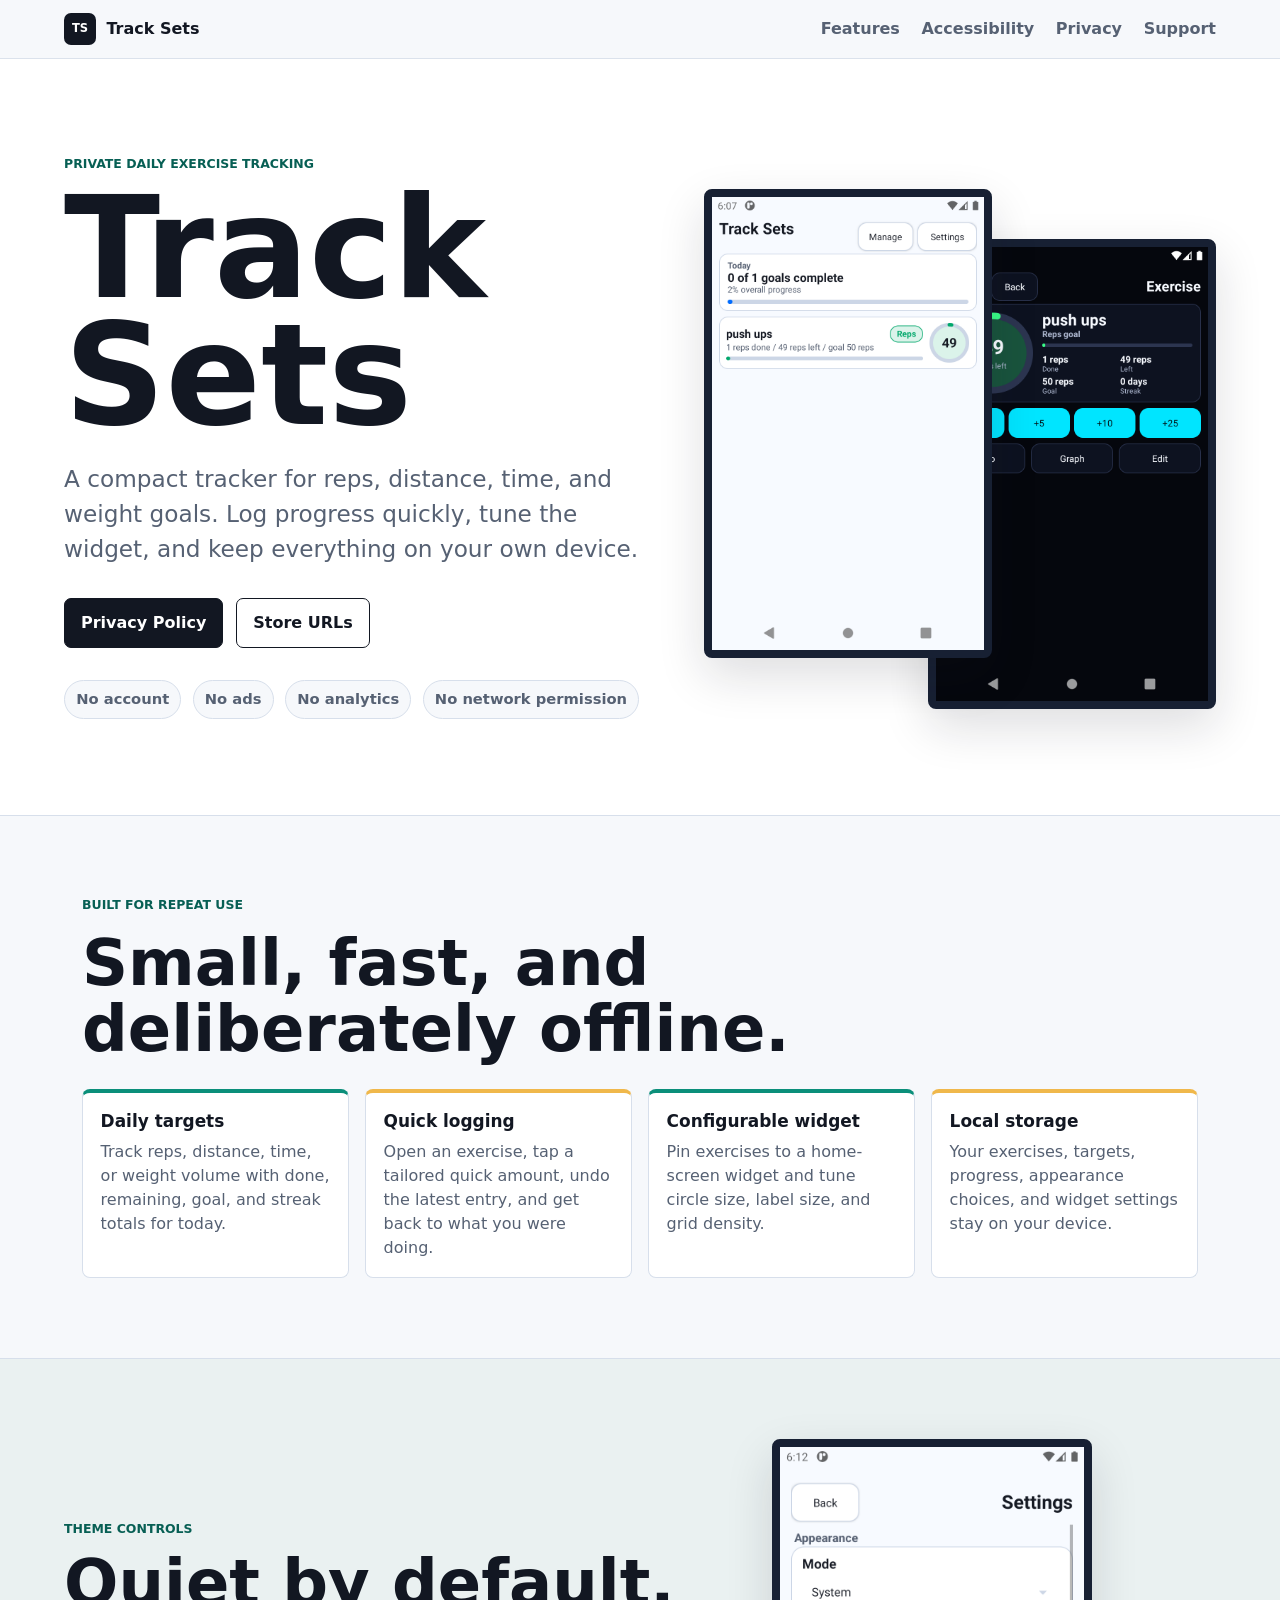
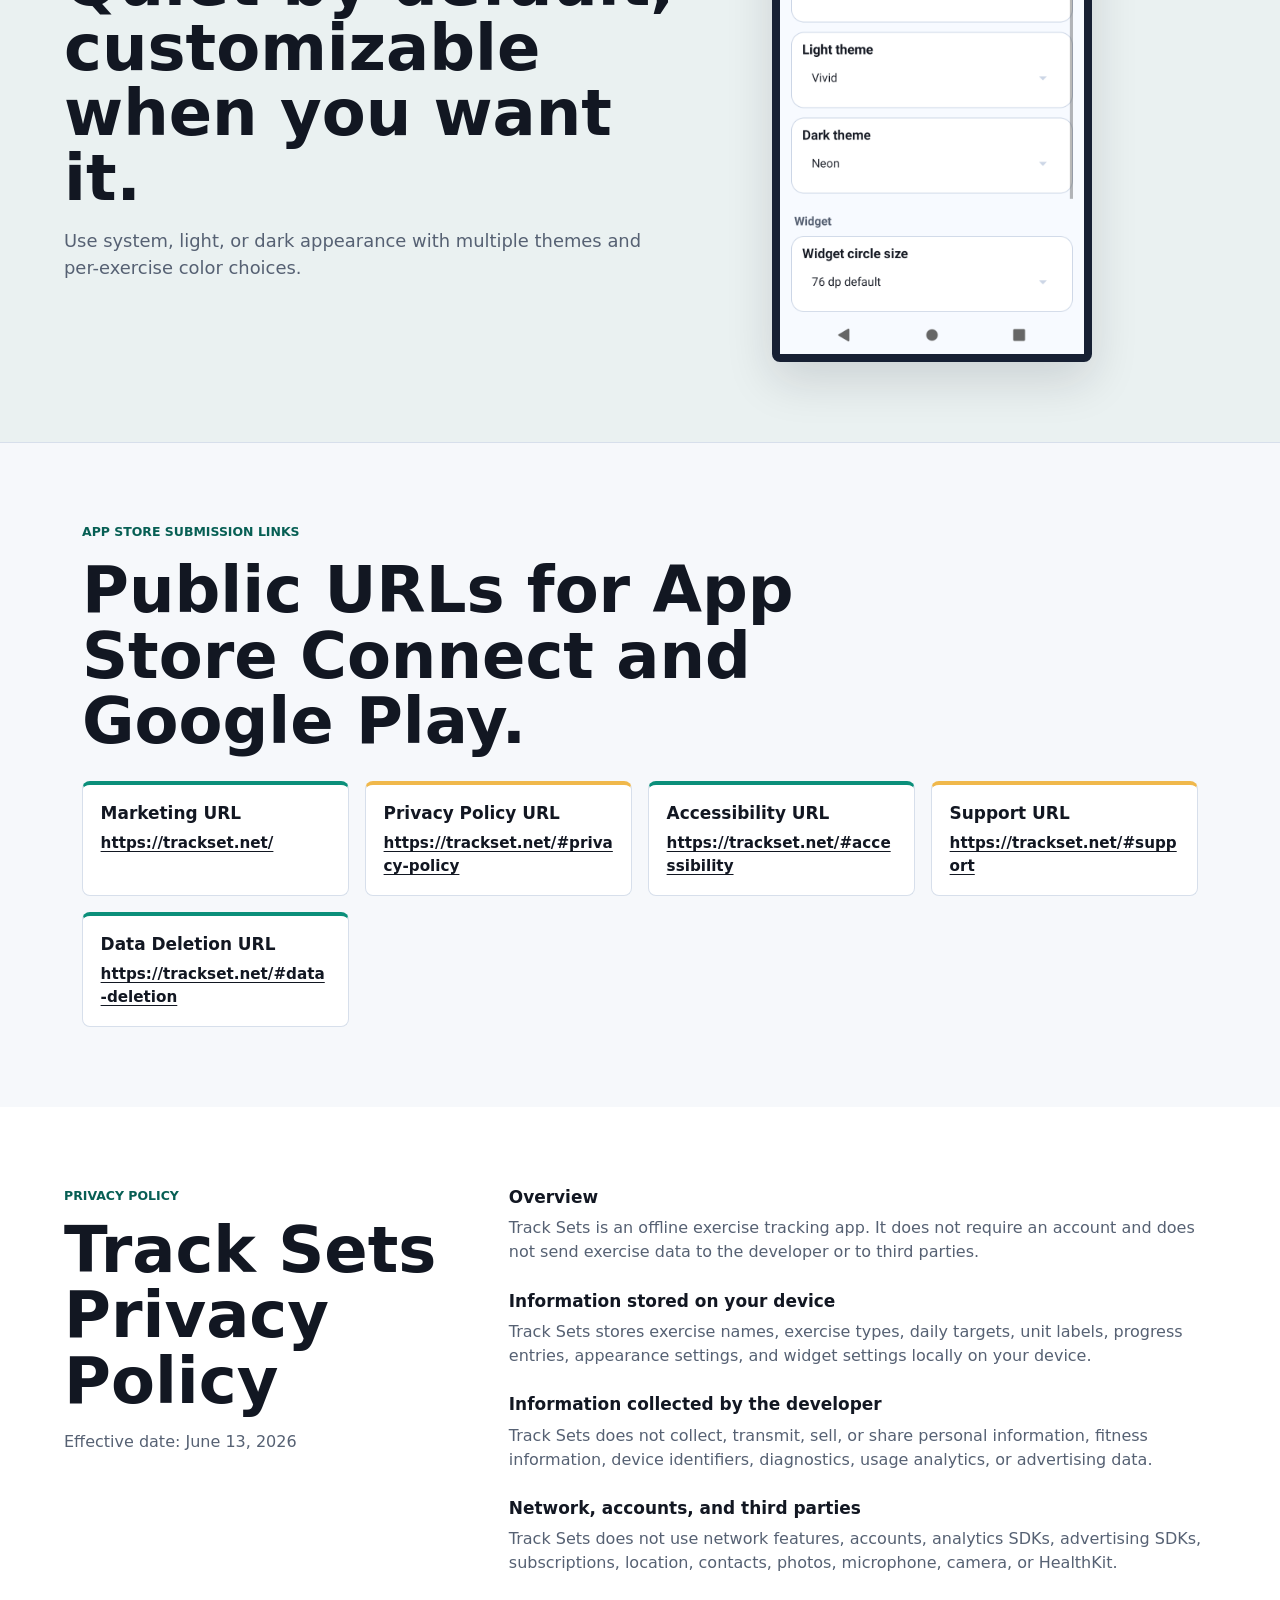
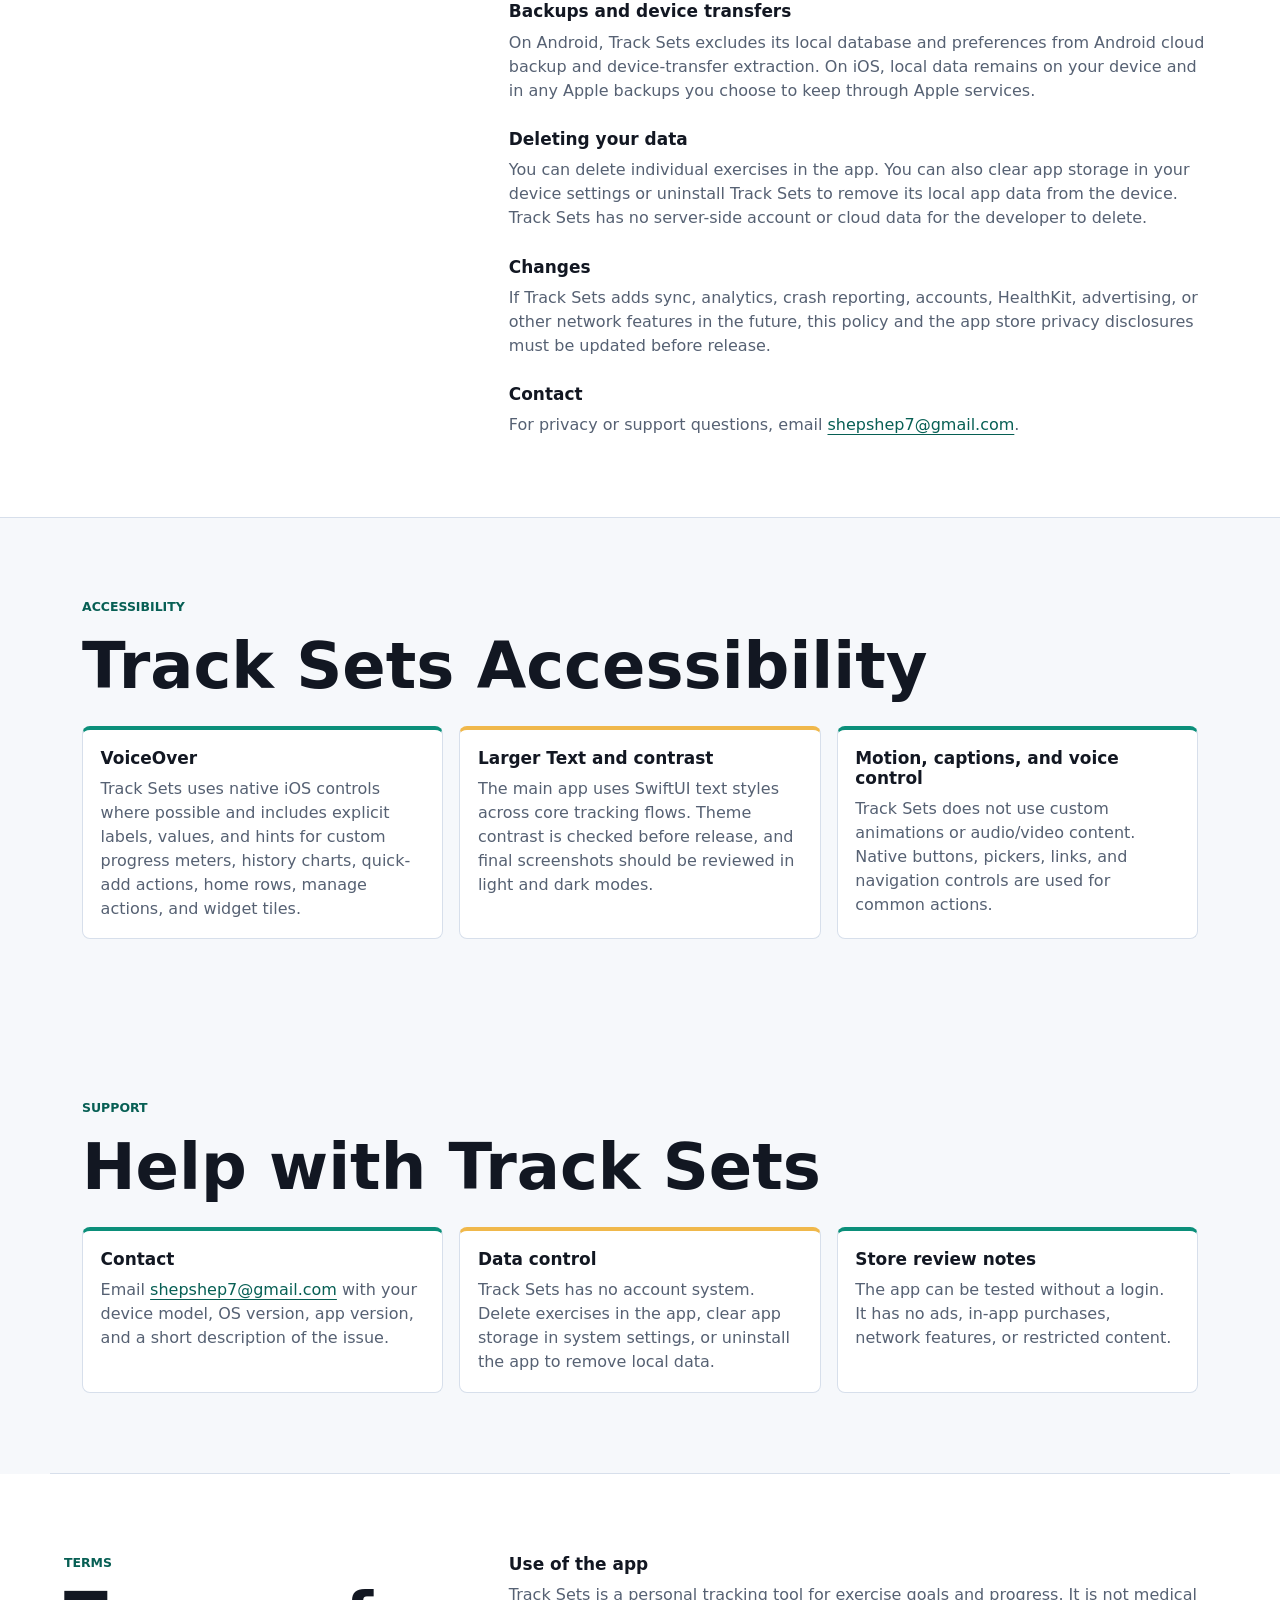
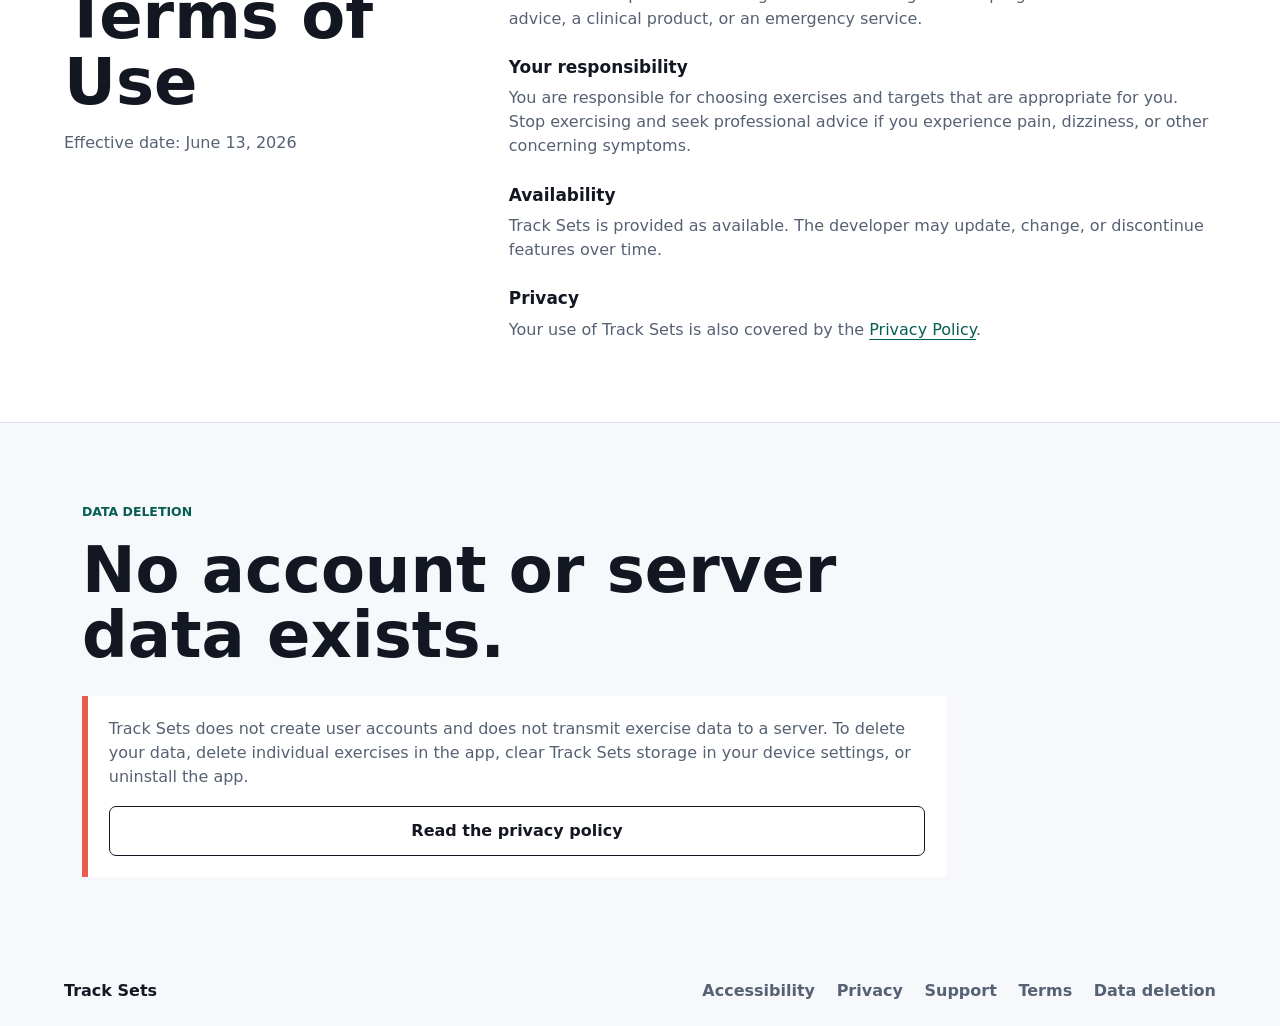
<file: index.html>
<!doctype html>
<html lang="en">
<head>
  <meta charset="utf-8">
  <meta name="viewport" content="width=device-width, initial-scale=1">
  <title>Track Sets - Offline Exercise Tracking</title>
  <meta name="description" content="Track Sets is a focused daily exercise tracker with local-only storage, no accounts, no ads, and no analytics.">
  <link rel="canonical" href="https://trackset.net/">
  <meta property="og:title" content="Track Sets">
  <meta property="og:description" content="Focused daily exercise tracking that stays on your device.">
  <meta property="og:type" content="website">
  <meta property="og:url" content="https://trackset.net/">
  <meta property="og:image" content="https://trackset.net/assets/tracksets-main.png">
  <meta name="theme-color" content="#f6f8fb">
  <link rel="icon" href="/assets/favicon.svg" type="image/svg+xml">
  <link rel="stylesheet" href="/assets/styles.css">
</head>
<body>
  <a class="skip-link" href="#main">Skip to content</a>

  <header class="site-header" aria-label="Primary">
    <a class="brand" href="/" aria-label="Track Sets home">
      <span class="brand-mark" aria-hidden="true">TS</span>
      <span>Track Sets</span>
    </a>
    <nav class="nav-links" aria-label="Site">
      <a href="#features">Features</a>
      <a href="#accessibility">Accessibility</a>
      <a href="#privacy-policy">Privacy</a>
      <a href="#support">Support</a>
    </nav>
  </header>

  <main id="main">
    <section class="hero section-band">
      <div class="hero-copy">
        <p class="eyebrow">Private daily exercise tracking</p>
        <h1>Track Sets</h1>
        <p class="hero-lede">A compact tracker for reps, distance, time, and weight goals. Log progress quickly, tune the widget, and keep everything on your own device.</p>
        <div class="hero-actions" aria-label="Primary actions">
          <a class="button primary" href="#privacy-policy">Privacy Policy</a>
          <a class="button secondary" href="#store-links">Store URLs</a>
        </div>
        <ul class="trust-list" aria-label="Privacy summary">
          <li>No account</li>
          <li>No ads</li>
          <li>No analytics</li>
          <li>No network permission</li>
        </ul>
      </div>
      <div class="phone-stage" aria-label="Track Sets app screenshots">
        <img class="phone-shot shot-main" src="/assets/tracksets-main.png" alt="Track Sets main screen showing today's progress and a push ups goal.">
        <img class="phone-shot shot-detail" src="/assets/tracksets-detail.png" alt="Track Sets exercise detail screen with quick add buttons.">
      </div>
    </section>

    <section id="features" class="section-wrap">
      <div class="section-heading">
        <p class="eyebrow">Built for repeat use</p>
        <h2>Small, fast, and deliberately offline.</h2>
      </div>
      <div class="feature-grid">
        <article class="feature-card">
          <h3>Daily targets</h3>
          <p>Track reps, distance, time, or weight volume with done, remaining, goal, and streak totals for today.</p>
        </article>
        <article class="feature-card">
          <h3>Quick logging</h3>
          <p>Open an exercise, tap a tailored quick amount, undo the latest entry, and get back to what you were doing.</p>
        </article>
        <article class="feature-card">
          <h3>Configurable widget</h3>
          <p>Pin exercises to a home-screen widget and tune circle size, label size, and grid density.</p>
        </article>
        <article class="feature-card">
          <h3>Local storage</h3>
          <p>Your exercises, targets, progress, appearance choices, and widget settings stay on your device.</p>
        </article>
      </div>
    </section>

    <section class="screenshot-band">
      <div class="screenshot-copy">
        <p class="eyebrow">Theme controls</p>
        <h2>Quiet by default, customizable when you want it.</h2>
        <p>Use system, light, or dark appearance with multiple themes and per-exercise color choices.</p>
      </div>
      <img class="settings-shot" src="/assets/tracksets-settings.png" alt="Track Sets settings screen with appearance and widget controls.">
    </section>

    <section id="store-links" class="section-wrap">
      <div class="section-heading">
        <p class="eyebrow">App store submission links</p>
        <h2>Public URLs for App Store Connect and Google Play.</h2>
      </div>
      <div class="url-grid">
        <article class="url-card">
          <h3>Marketing URL</h3>
          <a href="https://trackset.net/">https://trackset.net/</a>
        </article>
        <article class="url-card">
          <h3>Privacy Policy URL</h3>
          <a href="https://trackset.net/#privacy-policy">https://trackset.net/#privacy-policy</a>
        </article>
        <article class="url-card">
          <h3>Accessibility URL</h3>
          <a href="https://trackset.net/#accessibility">https://trackset.net/#accessibility</a>
        </article>
        <article class="url-card">
          <h3>Support URL</h3>
          <a href="https://trackset.net/#support">https://trackset.net/#support</a>
        </article>
        <article class="url-card">
          <h3>Data Deletion URL</h3>
          <a href="https://trackset.net/#data-deletion">https://trackset.net/#data-deletion</a>
        </article>
      </div>
    </section>

    <section id="privacy-policy" class="legal-section section-band">
      <div class="legal-heading">
        <p class="eyebrow">Privacy Policy</p>
        <h2>Track Sets Privacy Policy</h2>
        <p>Effective date: June 13, 2026</p>
      </div>
      <div class="legal-copy">
        <h3>Overview</h3>
        <p>Track Sets is an offline exercise tracking app. It does not require an account and does not send exercise data to the developer or to third parties.</p>

        <h3>Information stored on your device</h3>
        <p>Track Sets stores exercise names, exercise types, daily targets, unit labels, progress entries, appearance settings, and widget settings locally on your device.</p>

        <h3>Information collected by the developer</h3>
        <p>Track Sets does not collect, transmit, sell, or share personal information, fitness information, device identifiers, diagnostics, usage analytics, or advertising data.</p>

        <h3>Network, accounts, and third parties</h3>
        <p>Track Sets does not use network features, accounts, analytics SDKs, advertising SDKs, subscriptions, location, contacts, photos, microphone, camera, or HealthKit.</p>

        <h3>Backups and device transfers</h3>
        <p>On Android, Track Sets excludes its local database and preferences from Android cloud backup and device-transfer extraction. On iOS, local data remains on your device and in any Apple backups you choose to keep through Apple services.</p>

        <h3>Deleting your data</h3>
        <p>You can delete individual exercises in the app. You can also clear app storage in your device settings or uninstall Track Sets to remove its local app data from the device. Track Sets has no server-side account or cloud data for the developer to delete.</p>

        <h3>Changes</h3>
        <p>If Track Sets adds sync, analytics, crash reporting, accounts, HealthKit, advertising, or other network features in the future, this policy and the app store privacy disclosures must be updated before release.</p>

        <h3>Contact</h3>
        <p>For privacy or support questions, email <a href="mailto:shepshep7@gmail.com">shepshep7@gmail.com</a>.</p>
      </div>
    </section>

    <section id="accessibility" class="section-wrap">
      <div class="section-heading">
        <p class="eyebrow">Accessibility</p>
        <h2>Track Sets Accessibility</h2>
      </div>
      <div class="support-grid">
        <article class="feature-card">
          <h3>VoiceOver</h3>
          <p>Track Sets uses native iOS controls where possible and includes explicit labels, values, and hints for custom progress meters, history charts, quick-add actions, home rows, manage actions, and widget tiles.</p>
        </article>
        <article class="feature-card">
          <h3>Larger Text and contrast</h3>
          <p>The main app uses SwiftUI text styles across core tracking flows. Theme contrast is checked before release, and final screenshots should be reviewed in light and dark modes.</p>
        </article>
        <article class="feature-card">
          <h3>Motion, captions, and voice control</h3>
          <p>Track Sets does not use custom animations or audio/video content. Native buttons, pickers, links, and navigation controls are used for common actions.</p>
        </article>
      </div>
    </section>

    <section id="support" class="section-wrap support-section">
      <div class="section-heading">
        <p class="eyebrow">Support</p>
        <h2>Help with Track Sets</h2>
      </div>
      <div class="support-grid">
        <article class="feature-card">
          <h3>Contact</h3>
          <p>Email <a href="mailto:shepshep7@gmail.com">shepshep7@gmail.com</a> with your device model, OS version, app version, and a short description of the issue.</p>
        </article>
        <article class="feature-card">
          <h3>Data control</h3>
          <p>Track Sets has no account system. Delete exercises in the app, clear app storage in system settings, or uninstall the app to remove local data.</p>
        </article>
        <article class="feature-card">
          <h3>Store review notes</h3>
          <p>The app can be tested without a login. It has no ads, in-app purchases, network features, or restricted content.</p>
        </article>
      </div>
    </section>

    <section id="terms" class="legal-section section-band">
      <div class="legal-heading">
        <p class="eyebrow">Terms</p>
        <h2>Terms of Use</h2>
        <p>Effective date: June 13, 2026</p>
      </div>
      <div class="legal-copy">
        <h3>Use of the app</h3>
        <p>Track Sets is a personal tracking tool for exercise goals and progress. It is not medical advice, a clinical product, or an emergency service.</p>

        <h3>Your responsibility</h3>
        <p>You are responsible for choosing exercises and targets that are appropriate for you. Stop exercising and seek professional advice if you experience pain, dizziness, or other concerning symptoms.</p>

        <h3>Availability</h3>
        <p>Track Sets is provided as available. The developer may update, change, or discontinue features over time.</p>

        <h3>Privacy</h3>
        <p>Your use of Track Sets is also covered by the <a href="#privacy-policy">Privacy Policy</a>.</p>
      </div>
    </section>

    <section id="data-deletion" class="section-wrap">
      <div class="section-heading">
        <p class="eyebrow">Data deletion</p>
        <h2>No account or server data exists.</h2>
      </div>
      <div class="deletion-panel">
        <p>Track Sets does not create user accounts and does not transmit exercise data to a server. To delete your data, delete individual exercises in the app, clear Track Sets storage in your device settings, or uninstall the app.</p>
        <a class="button secondary" href="#privacy-policy">Read the privacy policy</a>
      </div>
    </section>
  </main>

  <footer class="site-footer">
    <p>Track Sets</p>
    <nav aria-label="Footer">
      <a href="#accessibility">Accessibility</a>
      <a href="#privacy-policy">Privacy</a>
      <a href="#support">Support</a>
      <a href="#terms">Terms</a>
      <a href="#data-deletion">Data deletion</a>
    </nav>
  </footer>
</body>
</html>
</file>
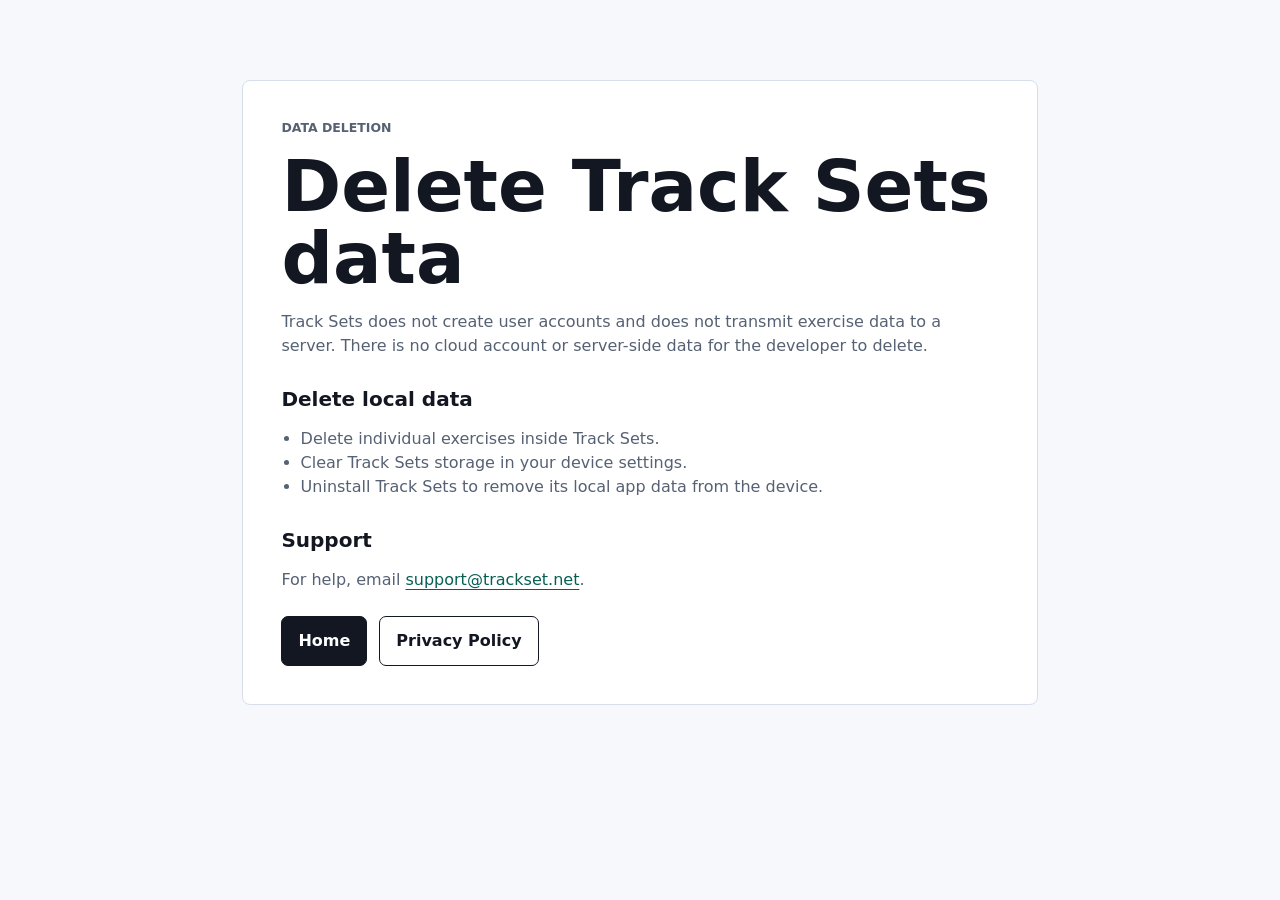
<file: data-deletion/index.html>
<!doctype html>
<html lang="en">
<head>
  <meta charset="utf-8">
  <meta name="viewport" content="width=device-width, initial-scale=1">
  <title>Track Sets Data Deletion</title>
  <meta name="description" content="How to delete Track Sets local app data.">
  <link rel="canonical" href="https://trackset.net/data-deletion/">
  <link rel="icon" href="/assets/favicon.svg" type="image/svg+xml">
  <link rel="stylesheet" href="/assets/styles.css">
</head>
<body class="simple-page">
  <main class="simple-shell">
    <article class="simple-card">
      <p class="eyebrow">Data deletion</p>
      <h1>Delete Track Sets data</h1>
      <p>Track Sets does not create user accounts and does not transmit exercise data to a server. There is no cloud account or server-side data for the developer to delete.</p>

      <h2>Delete local data</h2>
      <ul>
        <li>Delete individual exercises inside Track Sets.</li>
        <li>Clear Track Sets storage in your device settings.</li>
        <li>Uninstall Track Sets to remove its local app data from the device.</li>
      </ul>

      <h2>Support</h2>
      <p>For help, email <a href="mailto:support@trackset.net">support@trackset.net</a>.</p>

      <div class="simple-actions">
        <a class="button primary" href="/">Home</a>
        <a class="button secondary" href="/privacy/">Privacy Policy</a>
      </div>
    </article>
  </main>
</body>
</html>
</file>
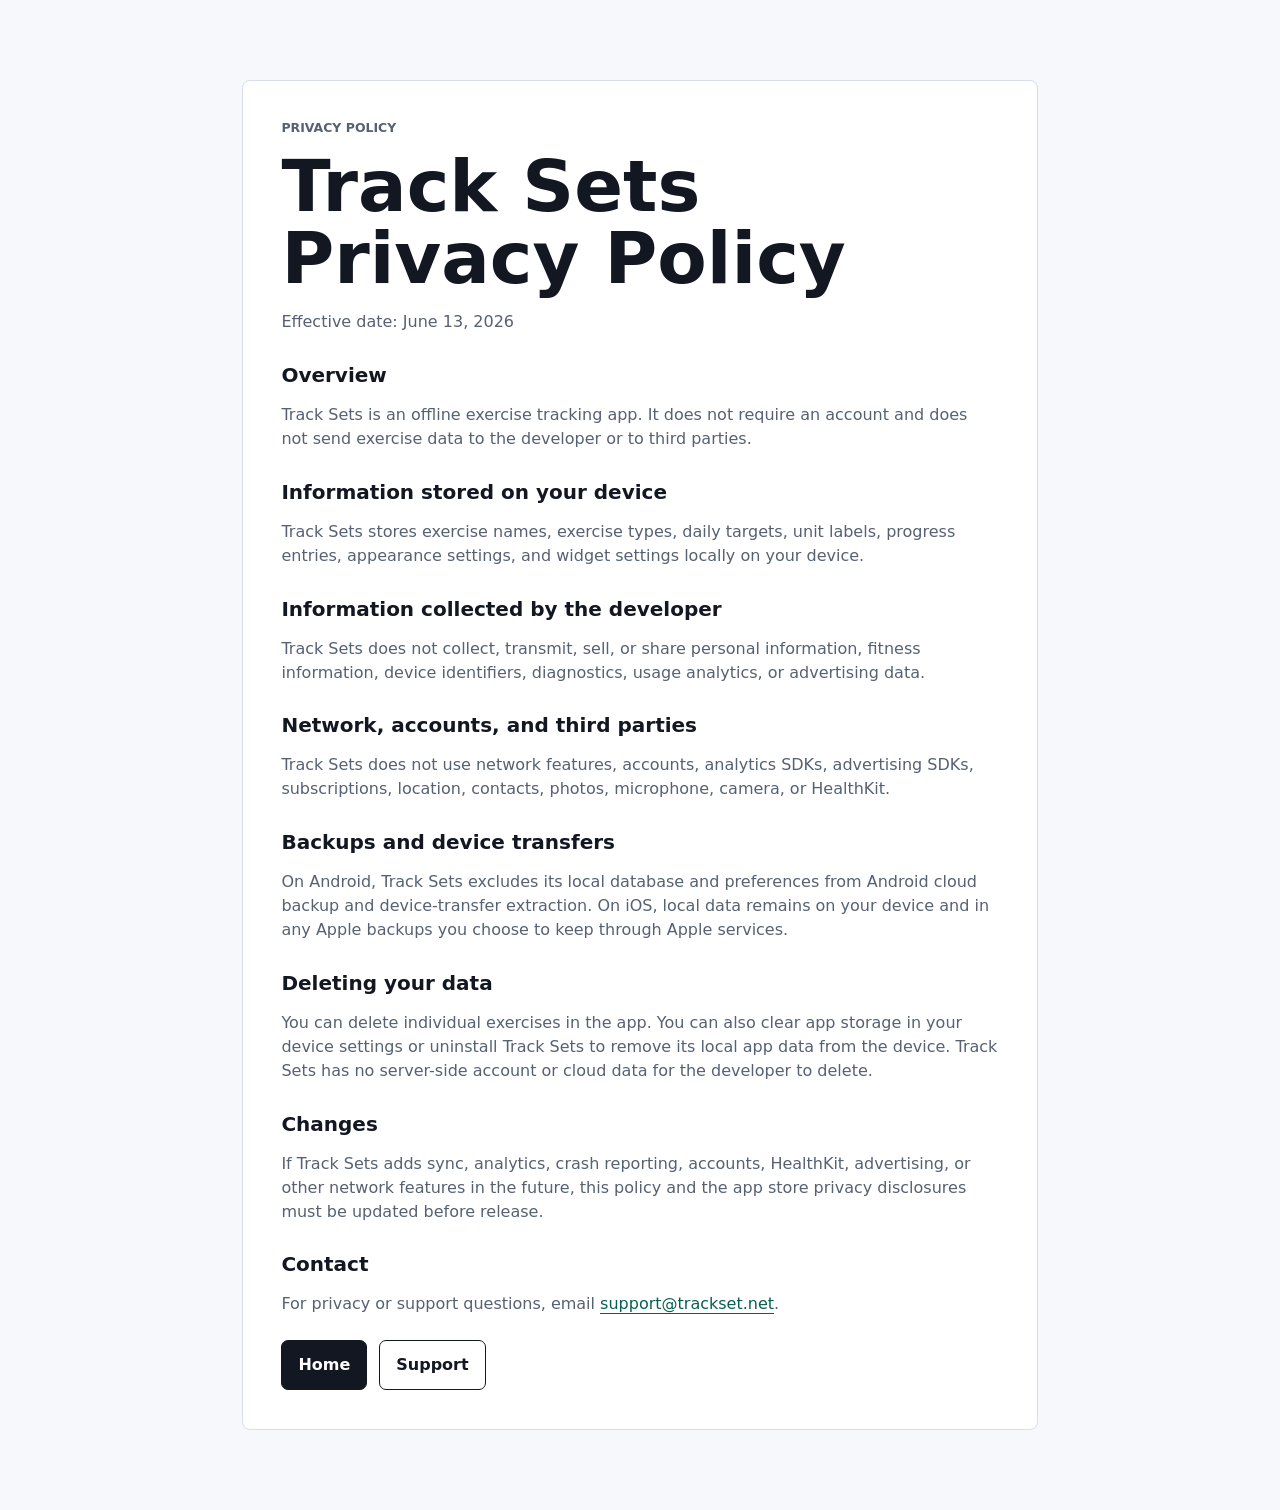
<file: privacy/index.html>
<!doctype html>
<html lang="en">
<head>
  <meta charset="utf-8">
  <meta name="viewport" content="width=device-width, initial-scale=1">
  <title>Track Sets Privacy Policy</title>
  <meta name="description" content="Privacy policy for Track Sets, an offline exercise tracker with local-only storage.">
  <link rel="canonical" href="https://trackset.net/privacy/">
  <link rel="icon" href="/assets/favicon.svg" type="image/svg+xml">
  <link rel="stylesheet" href="/assets/styles.css">
</head>
<body class="simple-page">
  <main class="simple-shell">
    <article class="simple-card">
      <p class="eyebrow">Privacy Policy</p>
      <h1>Track Sets Privacy Policy</h1>
      <p>Effective date: June 13, 2026</p>

      <h2>Overview</h2>
      <p>Track Sets is an offline exercise tracking app. It does not require an account and does not send exercise data to the developer or to third parties.</p>

      <h2>Information stored on your device</h2>
      <p>Track Sets stores exercise names, exercise types, daily targets, unit labels, progress entries, appearance settings, and widget settings locally on your device.</p>

      <h2>Information collected by the developer</h2>
      <p>Track Sets does not collect, transmit, sell, or share personal information, fitness information, device identifiers, diagnostics, usage analytics, or advertising data.</p>

      <h2>Network, accounts, and third parties</h2>
      <p>Track Sets does not use network features, accounts, analytics SDKs, advertising SDKs, subscriptions, location, contacts, photos, microphone, camera, or HealthKit.</p>

      <h2>Backups and device transfers</h2>
      <p>On Android, Track Sets excludes its local database and preferences from Android cloud backup and device-transfer extraction. On iOS, local data remains on your device and in any Apple backups you choose to keep through Apple services.</p>

      <h2>Deleting your data</h2>
      <p>You can delete individual exercises in the app. You can also clear app storage in your device settings or uninstall Track Sets to remove its local app data from the device. Track Sets has no server-side account or cloud data for the developer to delete.</p>

      <h2>Changes</h2>
      <p>If Track Sets adds sync, analytics, crash reporting, accounts, HealthKit, advertising, or other network features in the future, this policy and the app store privacy disclosures must be updated before release.</p>

      <h2>Contact</h2>
      <p>For privacy or support questions, email <a href="mailto:support@trackset.net">support@trackset.net</a>.</p>

      <div class="simple-actions">
        <a class="button primary" href="/">Home</a>
        <a class="button secondary" href="/support/">Support</a>
      </div>
    </article>
  </main>
</body>
</html>
</file>
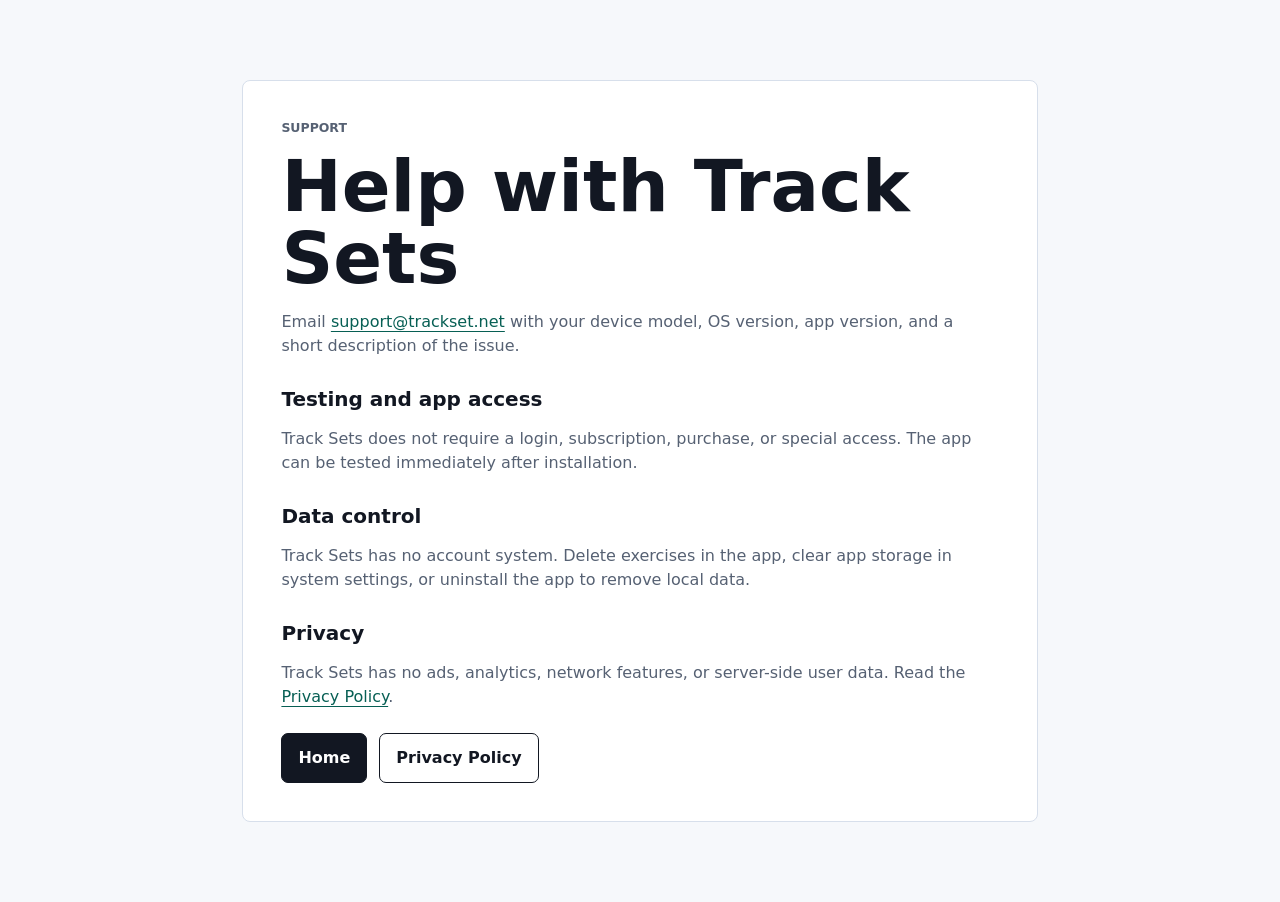
<file: support/index.html>
<!doctype html>
<html lang="en">
<head>
  <meta charset="utf-8">
  <meta name="viewport" content="width=device-width, initial-scale=1">
  <title>Track Sets Support</title>
  <meta name="description" content="Support information for Track Sets.">
  <link rel="canonical" href="https://trackset.net/support/">
  <link rel="icon" href="/assets/favicon.svg" type="image/svg+xml">
  <link rel="stylesheet" href="/assets/styles.css">
</head>
<body class="simple-page">
  <main class="simple-shell">
    <article class="simple-card">
      <p class="eyebrow">Support</p>
      <h1>Help with Track Sets</h1>
      <p>Email <a href="mailto:support@trackset.net">support@trackset.net</a> with your device model, OS version, app version, and a short description of the issue.</p>

      <h2>Testing and app access</h2>
      <p>Track Sets does not require a login, subscription, purchase, or special access. The app can be tested immediately after installation.</p>

      <h2>Data control</h2>
      <p>Track Sets has no account system. Delete exercises in the app, clear app storage in system settings, or uninstall the app to remove local data.</p>

      <h2>Privacy</h2>
      <p>Track Sets has no ads, analytics, network features, or server-side user data. Read the <a href="/privacy/">Privacy Policy</a>.</p>

      <div class="simple-actions">
        <a class="button primary" href="/">Home</a>
        <a class="button secondary" href="/privacy/">Privacy Policy</a>
      </div>
    </article>
  </main>
</body>
</html>
</file>
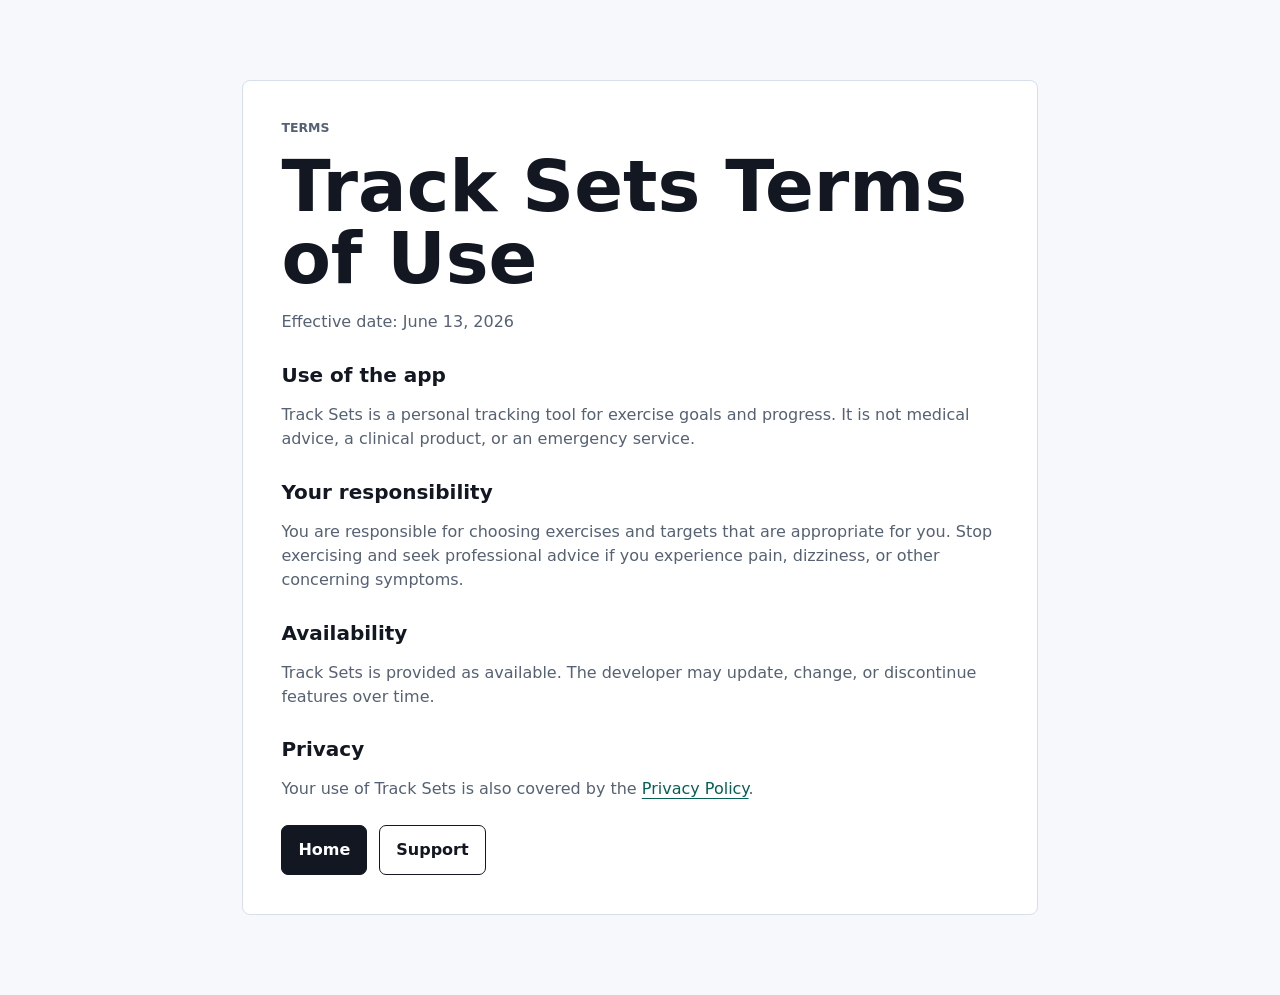
<file: terms/index.html>
<!doctype html>
<html lang="en">
<head>
  <meta charset="utf-8">
  <meta name="viewport" content="width=device-width, initial-scale=1">
  <title>Track Sets Terms of Use</title>
  <meta name="description" content="Terms of use for Track Sets.">
  <link rel="canonical" href="https://trackset.net/terms/">
  <link rel="icon" href="/assets/favicon.svg" type="image/svg+xml">
  <link rel="stylesheet" href="/assets/styles.css">
</head>
<body class="simple-page">
  <main class="simple-shell">
    <article class="simple-card">
      <p class="eyebrow">Terms</p>
      <h1>Track Sets Terms of Use</h1>
      <p>Effective date: June 13, 2026</p>

      <h2>Use of the app</h2>
      <p>Track Sets is a personal tracking tool for exercise goals and progress. It is not medical advice, a clinical product, or an emergency service.</p>

      <h2>Your responsibility</h2>
      <p>You are responsible for choosing exercises and targets that are appropriate for you. Stop exercising and seek professional advice if you experience pain, dizziness, or other concerning symptoms.</p>

      <h2>Availability</h2>
      <p>Track Sets is provided as available. The developer may update, change, or discontinue features over time.</p>

      <h2>Privacy</h2>
      <p>Your use of Track Sets is also covered by the <a href="/privacy/">Privacy Policy</a>.</p>

      <div class="simple-actions">
        <a class="button primary" href="/">Home</a>
        <a class="button secondary" href="/support/">Support</a>
      </div>
    </article>
  </main>
</body>
</html>
</file>
<file: assets/styles.css>
:root {
  color-scheme: light;
  --paper: #f6f8fb;
  --surface: #ffffff;
  --ink: #121722;
  --muted: #566173;
  --line: #d7dfeb;
  --teal: #0b8f7a;
  --teal-dark: #075f54;
  --coral: #e85d4f;
  --gold: #f0b84b;
  --blue: #2867df;
  --shadow: 0 18px 48px rgba(18, 23, 34, 0.14);
}

* {
  box-sizing: border-box;
}

html {
  scroll-behavior: smooth;
}

body {
  margin: 0;
  background: var(--paper);
  color: var(--ink);
  font-family: Inter, ui-sans-serif, system-ui, -apple-system, BlinkMacSystemFont, "Segoe UI", sans-serif;
  font-size: 16px;
  line-height: 1.5;
}

img {
  display: block;
  max-width: 100%;
}

a {
  color: var(--teal-dark);
  text-decoration-thickness: 0.08em;
  text-underline-offset: 0.22em;
}

a:hover {
  color: var(--coral);
}

.skip-link {
  position: absolute;
  left: 1rem;
  top: -4rem;
  z-index: 10;
  border-radius: 6px;
  background: var(--ink);
  color: #ffffff;
  padding: 0.75rem 1rem;
}

.skip-link:focus {
  top: 1rem;
}

.site-header {
  position: sticky;
  top: 0;
  z-index: 5;
  display: flex;
  align-items: center;
  justify-content: space-between;
  gap: 1rem;
  border-bottom: 1px solid rgba(215, 223, 235, 0.86);
  background: rgba(246, 248, 251, 0.92);
  padding: 0.8rem clamp(1rem, 5vw, 4rem);
  backdrop-filter: blur(16px);
}

.brand {
  display: inline-flex;
  align-items: center;
  gap: 0.65rem;
  color: var(--ink);
  font-weight: 800;
  text-decoration: none;
}

.brand-mark {
  display: inline-grid;
  width: 2rem;
  height: 2rem;
  place-items: center;
  border-radius: 7px;
  background: var(--ink);
  color: #ffffff;
  font-size: 0.72rem;
  letter-spacing: 0;
}

.nav-links,
.site-footer nav {
  display: flex;
  flex-wrap: wrap;
  align-items: center;
  gap: clamp(0.75rem, 2vw, 1.35rem);
}

.nav-links a,
.site-footer a {
  color: var(--muted);
  font-weight: 700;
  text-decoration: none;
}

.nav-links a:hover,
.site-footer a:hover {
  color: var(--ink);
}

.section-band {
  border-bottom: 1px solid var(--line);
  background: var(--surface);
}

section[id] {
  scroll-margin-top: 5rem;
}

.hero {
  display: grid;
  grid-template-columns: minmax(0, 1fr) minmax(21rem, 32rem);
  align-items: center;
  gap: clamp(2rem, 5vw, 5rem);
  min-height: 680px;
  padding: clamp(3rem, 8vw, 6rem) clamp(1rem, 5vw, 4rem);
}

.hero-copy {
  max-width: 44rem;
}

.eyebrow {
  margin: 0 0 0.75rem;
  color: var(--teal-dark);
  font-size: 0.78rem;
  font-weight: 900;
  letter-spacing: 0;
  text-transform: uppercase;
}

h1,
h2,
h3,
p {
  overflow-wrap: anywhere;
}

h1 {
  margin: 0;
  font-size: clamp(4rem, 13vw, 8.8rem);
  line-height: 0.9;
  letter-spacing: 0;
}

h2 {
  margin: 0;
  max-width: 46rem;
  font-size: clamp(2rem, 5vw, 4rem);
  line-height: 1.02;
  letter-spacing: 0;
}

h3 {
  margin: 0 0 0.55rem;
  font-size: 1.06rem;
  line-height: 1.2;
}

.hero-lede {
  max-width: 40rem;
  margin: 1.45rem 0 0;
  color: var(--muted);
  font-size: clamp(1.12rem, 2vw, 1.45rem);
}

.hero-actions {
  display: flex;
  flex-wrap: wrap;
  gap: 0.8rem;
  margin-top: 2rem;
}

.button {
  display: inline-flex;
  min-height: 2.9rem;
  align-items: center;
  justify-content: center;
  border: 1px solid var(--ink);
  border-radius: 7px;
  padding: 0.75rem 1rem;
  font-weight: 900;
  text-decoration: none;
}

.button.primary {
  background: var(--ink);
  color: #ffffff;
}

.button.secondary {
  background: var(--surface);
  color: var(--ink);
}

.button:hover {
  border-color: var(--coral);
  background: var(--coral);
  color: #ffffff;
}

.trust-list {
  display: flex;
  flex-wrap: wrap;
  gap: 0.7rem;
  margin: 2rem 0 0;
  padding: 0;
  list-style: none;
}

.trust-list li {
  border: 1px solid var(--line);
  border-radius: 999px;
  background: #f6f8fb;
  padding: 0.45rem 0.7rem;
  color: var(--muted);
  font-size: 0.92rem;
  font-weight: 800;
}

.phone-stage {
  position: relative;
  min-height: 31rem;
}

.phone-shot {
  width: min(58vw, 18rem);
  border: 8px solid #172033;
  border-radius: 8px;
  background: #ffffff;
  box-shadow: var(--shadow);
}

.shot-main {
  position: relative;
  z-index: 2;
}

.shot-detail {
  position: absolute;
  right: 0;
  bottom: 0;
  z-index: 1;
  transform: translateY(1.5rem);
}

.section-wrap {
  max-width: 1180px;
  margin: 0 auto;
  padding: clamp(3rem, 8vw, 5rem) clamp(1rem, 4vw, 2rem);
}

.section-heading {
  display: grid;
  gap: 0.3rem;
  margin-bottom: 1.7rem;
}

.section-heading h2 {
  max-width: 54rem;
}

.feature-grid,
.url-grid,
.support-grid {
  display: grid;
  grid-template-columns: repeat(4, minmax(0, 1fr));
  gap: 1rem;
}

.support-grid {
  grid-template-columns: repeat(3, minmax(0, 1fr));
}

.feature-card,
.url-card {
  min-width: 0;
  border: 1px solid var(--line);
  border-radius: 8px;
  background: var(--surface);
  padding: 1.1rem;
}

.feature-card:nth-child(2n),
.url-card:nth-child(2n) {
  border-top: 4px solid var(--gold);
}

.feature-card:nth-child(2n + 1),
.url-card:nth-child(2n + 1) {
  border-top: 4px solid var(--teal);
}

.feature-card p,
.url-card p {
  margin: 0;
  color: var(--muted);
}

.url-card a {
  display: block;
  color: var(--ink);
  font-size: 0.95rem;
  font-weight: 800;
  overflow-wrap: anywhere;
}

.screenshot-band {
  display: grid;
  grid-template-columns: minmax(0, 0.85fr) minmax(16rem, 22rem);
  align-items: center;
  gap: clamp(2rem, 6vw, 6rem);
  border-block: 1px solid var(--line);
  background: #eaf1f1;
  padding: clamp(3rem, 7vw, 5rem) clamp(1rem, 5vw, 4rem);
}

.screenshot-copy p:not(.eyebrow) {
  max-width: 38rem;
  margin: 1rem 0 0;
  color: var(--muted);
  font-size: 1.12rem;
}

.settings-shot {
  width: min(100%, 20rem);
  justify-self: center;
  border: 8px solid #172033;
  border-radius: 8px;
  background: #ffffff;
  box-shadow: var(--shadow);
}

.legal-section {
  display: grid;
  grid-template-columns: minmax(15rem, 0.7fr) minmax(0, 1.3fr);
  gap: clamp(1.5rem, 5vw, 4rem);
  padding: clamp(3rem, 8vw, 5rem) clamp(1rem, 5vw, 4rem);
}

.legal-heading {
  align-self: start;
  position: sticky;
  top: 6rem;
}

.legal-heading p:not(.eyebrow) {
  color: var(--muted);
}

.legal-copy {
  max-width: 56rem;
}

.legal-copy h3 {
  margin-top: 1.65rem;
}

.legal-copy h3:first-child {
  margin-top: 0;
}

.legal-copy p {
  margin: 0.35rem 0 0;
  color: var(--muted);
}

.support-section {
  border-bottom: 1px solid var(--line);
}

.deletion-panel {
  display: grid;
  gap: 1.1rem;
  max-width: 54rem;
  border-left: 6px solid var(--coral);
  background: var(--surface);
  padding: 1.3rem;
}

.deletion-panel p {
  margin: 0;
  color: var(--muted);
}

.site-footer {
  display: flex;
  align-items: center;
  justify-content: space-between;
  gap: 1rem;
  padding: 1.4rem clamp(1rem, 5vw, 4rem);
}

.site-footer p {
  margin: 0;
  font-weight: 900;
}

.simple-page {
  min-height: 100vh;
  background: var(--paper);
}

.simple-shell {
  max-width: 860px;
  margin: 0 auto;
  padding: clamp(2rem, 7vw, 5rem) clamp(1rem, 4vw, 2rem);
}

.simple-card {
  border: 1px solid var(--line);
  border-radius: 8px;
  background: var(--surface);
  padding: clamp(1.2rem, 4vw, 2.4rem);
}

.simple-card h1 {
  font-size: clamp(2.4rem, 8vw, 4.5rem);
  line-height: 1;
}

.simple-card h2 {
  margin-top: 1.8rem;
  font-size: 1.25rem;
  line-height: 1.2;
}

.simple-card p,
.simple-card li {
  color: var(--muted);
}

.simple-card ul {
  padding-left: 1.2rem;
}

.simple-actions {
  display: flex;
  flex-wrap: wrap;
  gap: 0.75rem;
  margin-top: 1.5rem;
}

@media (max-width: 940px) {
  .hero,
  .screenshot-band,
  .legal-section {
    grid-template-columns: 1fr;
  }

  .hero {
    min-height: auto;
  }

  .phone-stage {
    min-height: 25rem;
  }

  .phone-shot {
    width: min(46vw, 17rem);
  }

  .legal-heading {
    position: static;
  }

  .feature-grid,
  .url-grid,
  .support-grid {
    grid-template-columns: repeat(2, minmax(0, 1fr));
  }
}

@media (max-width: 640px) {
  .site-header {
    align-items: flex-start;
    flex-direction: column;
  }

  .nav-links {
    width: 100%;
    justify-content: space-between;
  }

  .hero-actions,
  .button {
    width: 100%;
  }

  .phone-stage {
    min-height: 23rem;
  }

  .phone-shot {
    width: min(70vw, 15rem);
  }

  .shot-detail {
    right: 0.4rem;
    bottom: 1rem;
  }

  .feature-grid,
  .url-grid,
  .support-grid {
    grid-template-columns: 1fr;
  }

  .site-footer {
    align-items: flex-start;
    flex-direction: column;
  }
}
</file>
